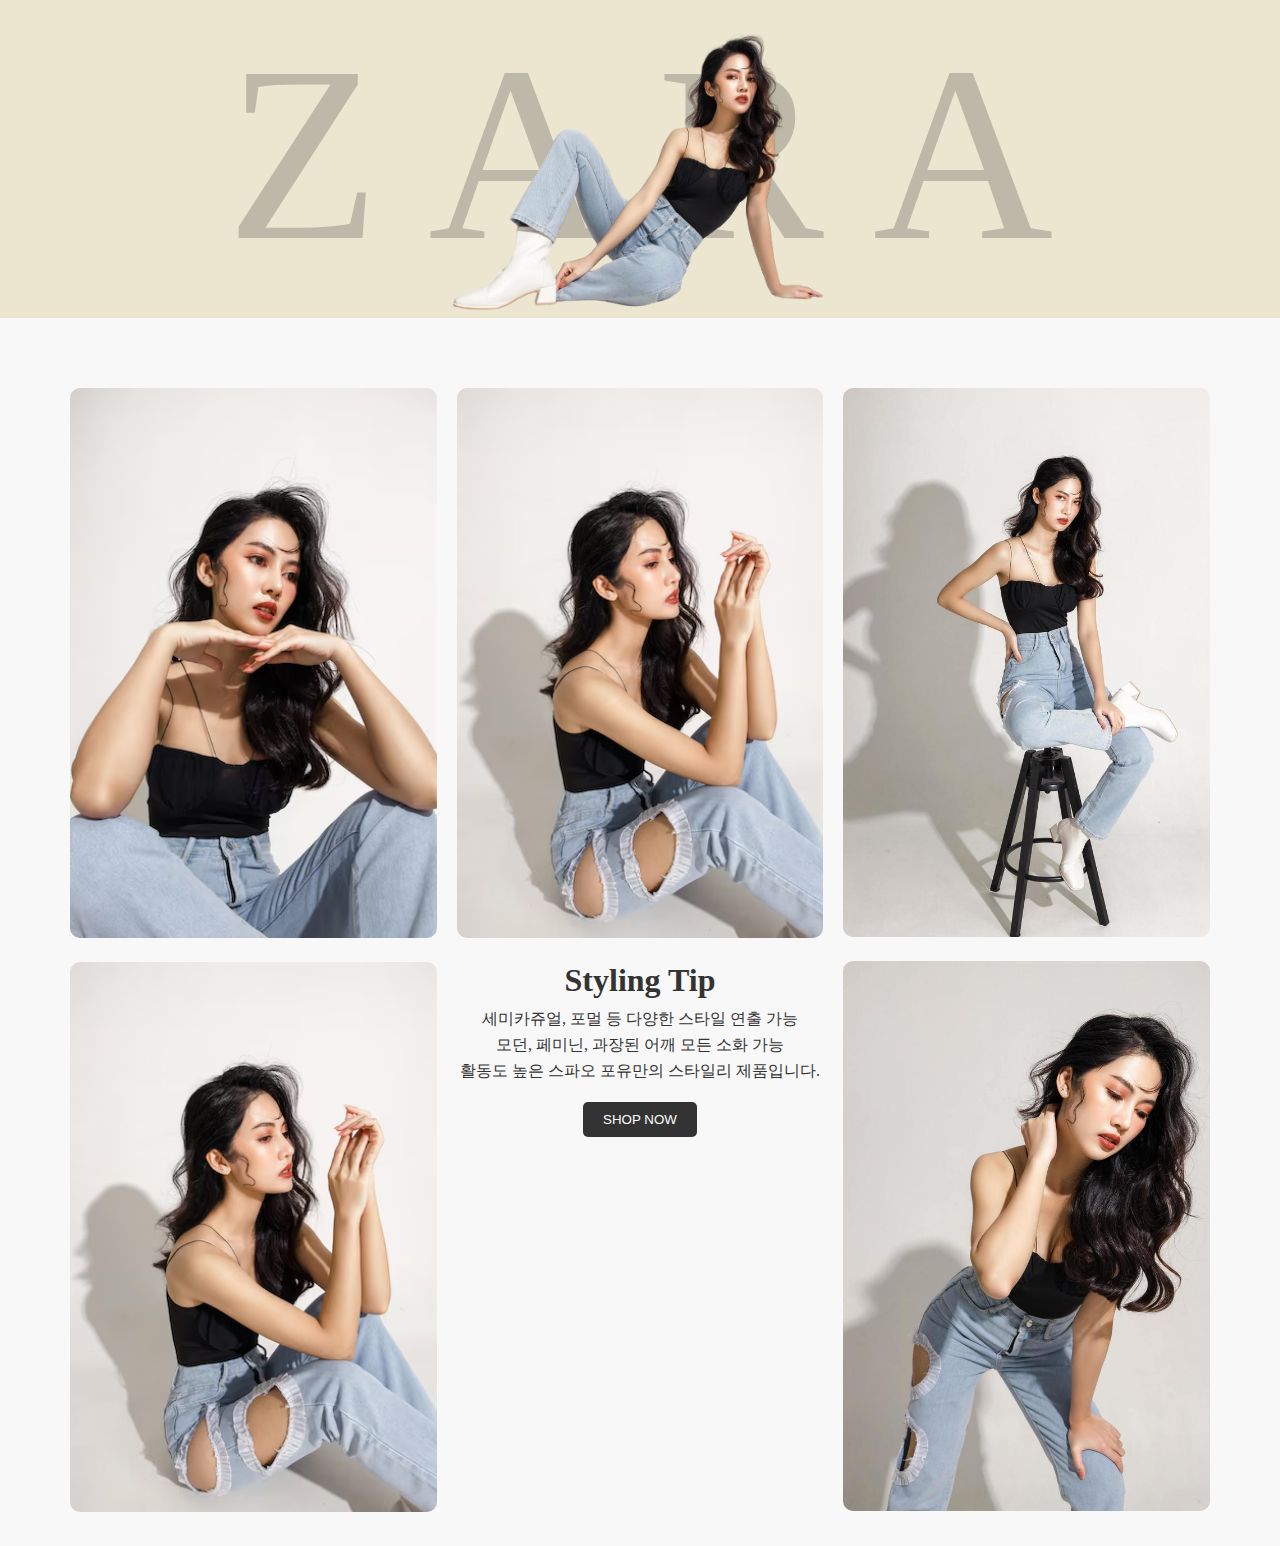
<file: index.html>
<!DOCTYPE html>
<html lang="en">
<head>
    <meta charset="UTF-8">
    <meta name="viewport" content="width=device-width, initial-scale=1.0">
    <title>SPAO Outer Week</title>
    <link rel="stylesheet" href="style.css">
</head>
<body>
    <div style="background-color: rgb(236, 230, 208); width: 100%; height: fit-content; border-radius: 4;">
        <header class="header">
            <div class="discount-banner">
                </div>
                <div style="position: relative; padding-bottom: 20px;">
                    <span style="font-weight: 10px; font-family: 'Times New Roman', Times, serif; font-size: 250px; opacity: 25%;">Z A R A</span>
                    <span><img src="Images/CroppedImage.png" alt="Model in SPAO outfit" style="position: absolute;right:30%;"></span>
                </div>
            </header>

            
        </div>
        <div class="container">
        <section class="main-content">
            <div class="image-left">
                <img src="Images/image8.jpeg" alt="Model in SPAO outfit">
                <div class="styling-tip">
                    <img src="Images/image2.avif" alt="Model in SPAO outfit">
                </div>
            </div>
            <div class="content-center">
                <img src="Images/image2.avif" alt="Model close-up">
                <div class="styling-tip">
                    <h2>Styling Tip</h2>
                    <p>세미카쥬얼, 포멀 등 다양한 스타일 연출 가능</p>
                    <p>모던, 페미닌, 과장된 어깨 모든 소화 가능</p>
                    <p>활동도 높은 스파오 포유만의 스타일리 제품입니다.</p>
                    <div class="shop-now">
                        <button>SHOP NOW</button>
                    </div>
                </div>
            </div>
            <div class="image-right">
                <img src="Images/image3.jpeg" alt="Model in SPAO outfit">
                <div class="shop-now">
                    <img src="Images/image5.jpeg" alt="SPAO outer jacket">
                </div>
            </div>
        </section>
    </div>
    <script src="script.js"></script>
</body>
</html>
</file>
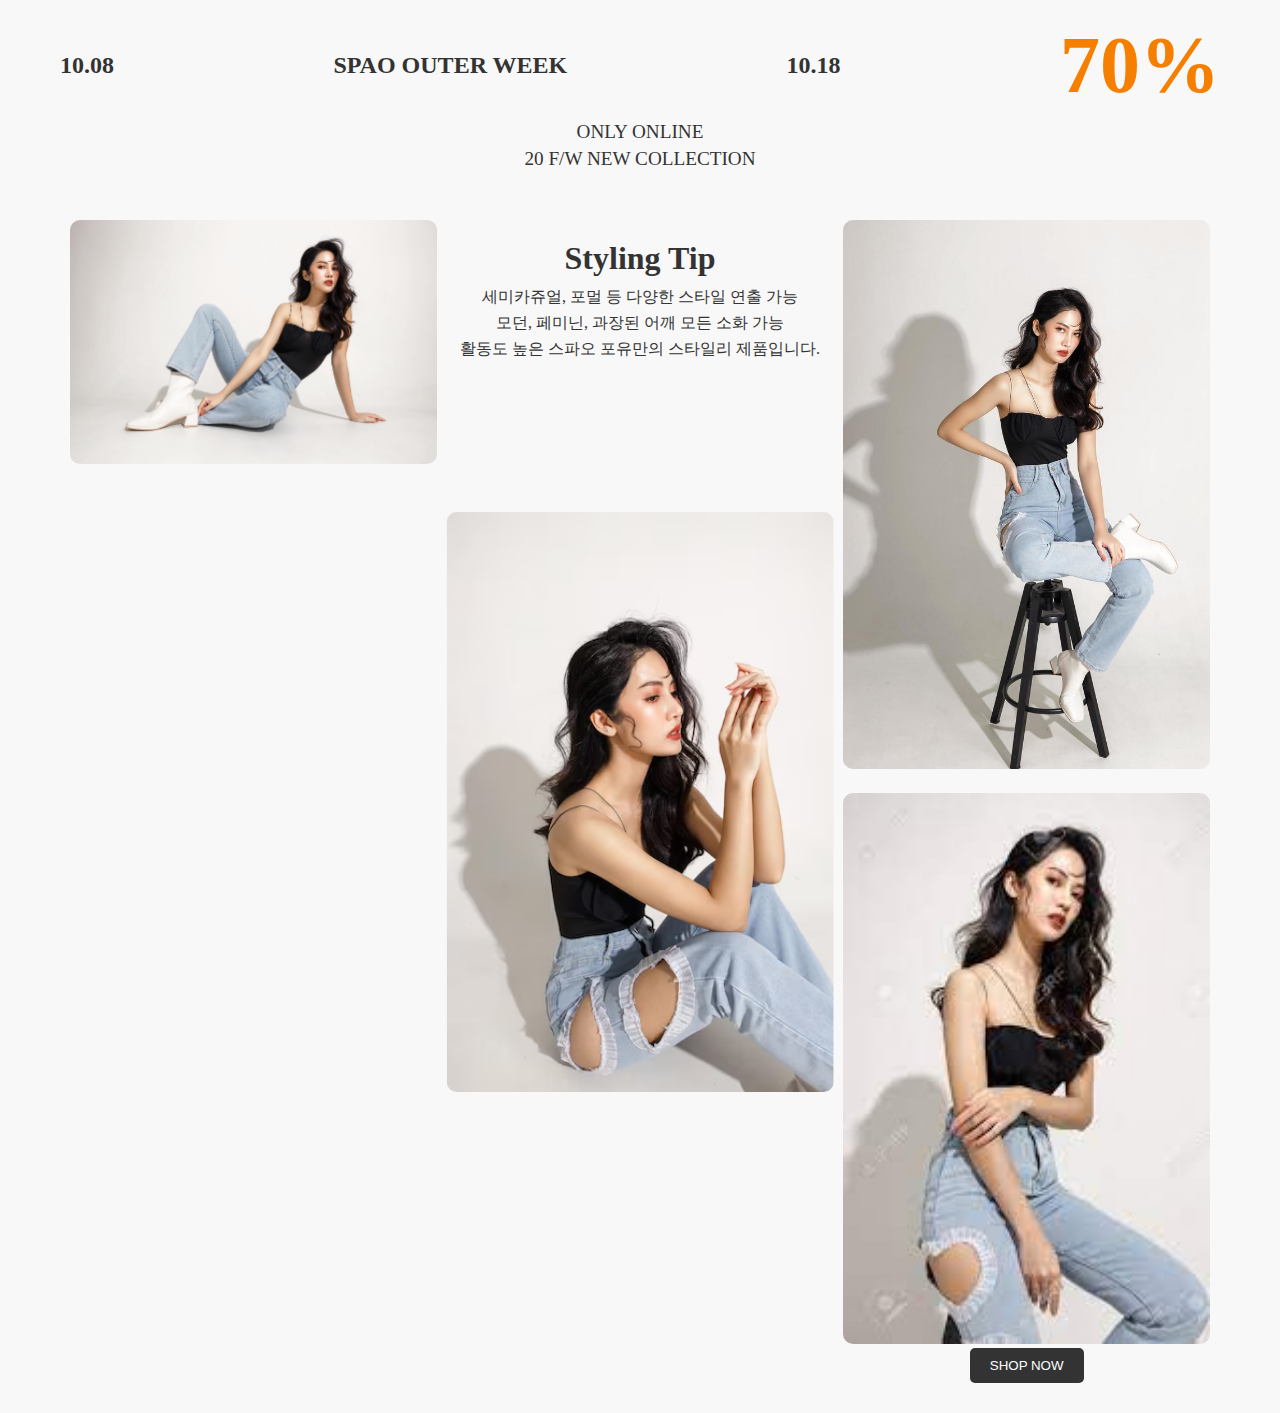
<file: Images/temp.html>
<!DOCTYPE html>
<html lang="en">
<head>
    <meta charset="UTF-8">
    <meta name="viewport" content="width=device-width, initial-scale=1.0">
    <title>SPAO Outer Week</title>
    <style>
        * {
            margin: 0;
            padding: 0;
            box-sizing: border-box;
        }

        body {
            font-family: 'Arial, sans-serif';
            background-color: #f8f8f8;
            color: #333;
        }

        .container {
            max-width: 1200px;
            margin: 0 auto;
            padding: 20px;
        }

        .header {
            text-align: center;
            margin-bottom: 40px;
            position: relative;
        }

        .discount-banner {
            display: flex;
            justify-content: space-between;
            align-items: center;
            font-size: 1.5rem;
            font-weight: bold;
            margin-bottom: 10px;
        }

        .discount-banner .discount {
            font-size: 5rem;
            color: #f77f00;
            position: relative;
        }

        .subtitle, .collection {
            font-size: 1.2rem;
            margin: 5px 0;
        }

        .main-content {
            display: flex;
            justify-content: space-between;
            position: relative;
        }

        .image-left, .image-right, .content-center {
            flex: 1;
            padding: 10px;
            position: relative;
        }

        .image-left img, .image-right img, .content-center img {
            width: 100%;
            height: auto;
            border-radius: 10px;
            transition: transform 0.3s ease-in-out;
        }

        .image-left img:hover, .image-right img:hover, .content-center img:hover {
            transform: scale(1.05);
        }

        .overlay-image {
            position: absolute;
            top: 50%;
            left: 50%;
            transform: translate(-50%, -50%);
            z-index: 2;
            width: 50%;
            border-radius: 10px;
        }

        .styling-tip {
            margin-top: 20px;
            text-align: center;
            position: relative;
            z-index: 1;
        }

        .styling-tip h2 {
            font-size: 2rem;
            margin-bottom: 10px;
        }

        .styling-tip p {
            font-size: 1rem;
            margin: 5px 0;
        }

        .shop-now {
            text-align: center;
            margin-top: 20px;
        }

        .shop-now button {
            padding: 10px 20px;
            background-color: #333;
            color: #fff;
            border: none;
            border-radius: 5px;
            cursor: pointer;
            transition: background-color 0.3s ease-in-out;
        }

        .shop-now button:hover {
            background-color: #f77f00;
        }
    </style>
</head>
<body>
    <div class="container">
        <header class="header">
            <div class="discount-banner">
                <span>10.08</span>
                <span>SPAO OUTER WEEK</span>
                <span>10.18</span>
                <div class="discount">70%</div>
            </div>
            <p class="subtitle">ONLY ONLINE</p>
            <p class="collection">20 F/W NEW COLLECTION</p>
        </header>
        
        <section class="main-content">
            <div class="image-left">
                <img src="image1.jpeg" alt="Model in SPAO outfit">
            </div>
            <div class="content-center">
                <img src="image2.avif" alt="Model close-up" class="overlay-image">
                <div class="styling-tip">
                    <h2>Styling Tip</h2>
                    <p>세미카쥬얼, 포멀 등 다양한 스타일 연출 가능</p>
                    <p>모던, 페미닌, 과장된 어깨 모든 소화 가능</p>
                    <p>활동도 높은 스파오 포유만의 스타일리 제품입니다.</p>
                </div>
            </div>
            <div class="image-right">
                <img src="image3.jpeg" alt="Model in SPAO outfit">
                <div class="shop-now">
                    <img src="image4.jpeg" alt="SPAO outer jacket">
                    <button>SHOP NOW</button>
                </div>
            </div>
        </section>
    </div>
    <script>
        document.addEventListener("DOMContentLoaded", function() {
            const discountBanner = document.querySelector('.discount-banner .discount');

            setInterval(() => {
                discountBanner.style.transform = 'scale(1.1)';
                setTimeout(() => {
                    discountBanner.style.transform = 'scale(1)';
                }, 500);
            }, 2000);
        });
    </script>
</body>
</html>
</file>
<file: style.css>
* {
    margin: 0;
    padding: 0;
    box-sizing: border-box;
}

body {
    font-family: 'Arial, sans-serif';
    background-color: #f8f8f8;
    color: #333;
}

.container {
    max-width: 1200px;
    margin: 0 auto;
    padding: 20px;
}

.header {
    text-align: center;
    margin-bottom: 40px;
}

.discount-banner {
    display: flex;
    justify-content: space-between;
    align-items: center;
    font-size: 1.5rem;
    font-weight: bold;
    margin-bottom: 10px;
}

.discount-banner .discount {
    font-size: 5rem;
    color: #f77f00;
}

.subtitle, .collection {
    font-size: 1.2rem;
    margin: 5px 0;
}

.main-content {
    display: flex;
    justify-content: space-between;
}

.image-left, .image-right, .content-center {
    flex: 1;
    padding: 10px;
}

.image-left img, .image-right img, .content-center img {
    width: 100%;
    height: auto;
    border-radius: 10px;
    transition: transform 0.3s ease-in-out;
}

.image-left img:hover, .image-right img:hover, .content-center img:hover {
    transform: scale(1.05);
}

.styling-tip {
    margin-top: 20px;
    text-align: center;
}

.styling-tip h2 {
    font-size: 2rem;
    margin-bottom: 10px;
}

.styling-tip p {
    font-size: 1rem;
    margin: 5px 0;
}

.shop-now {
    text-align: center;
    margin-top: 20px;
}

.shop-now button {
    padding: 10px 20px;
    background-color: #333;
    color: #fff;
    border: none;
    border-radius: 5px;
    cursor: pointer;
    transition: background-color 0.3s ease-in-out;
}

.shop-now button:hover {
    background-color: #f77f00;
}
</file>
